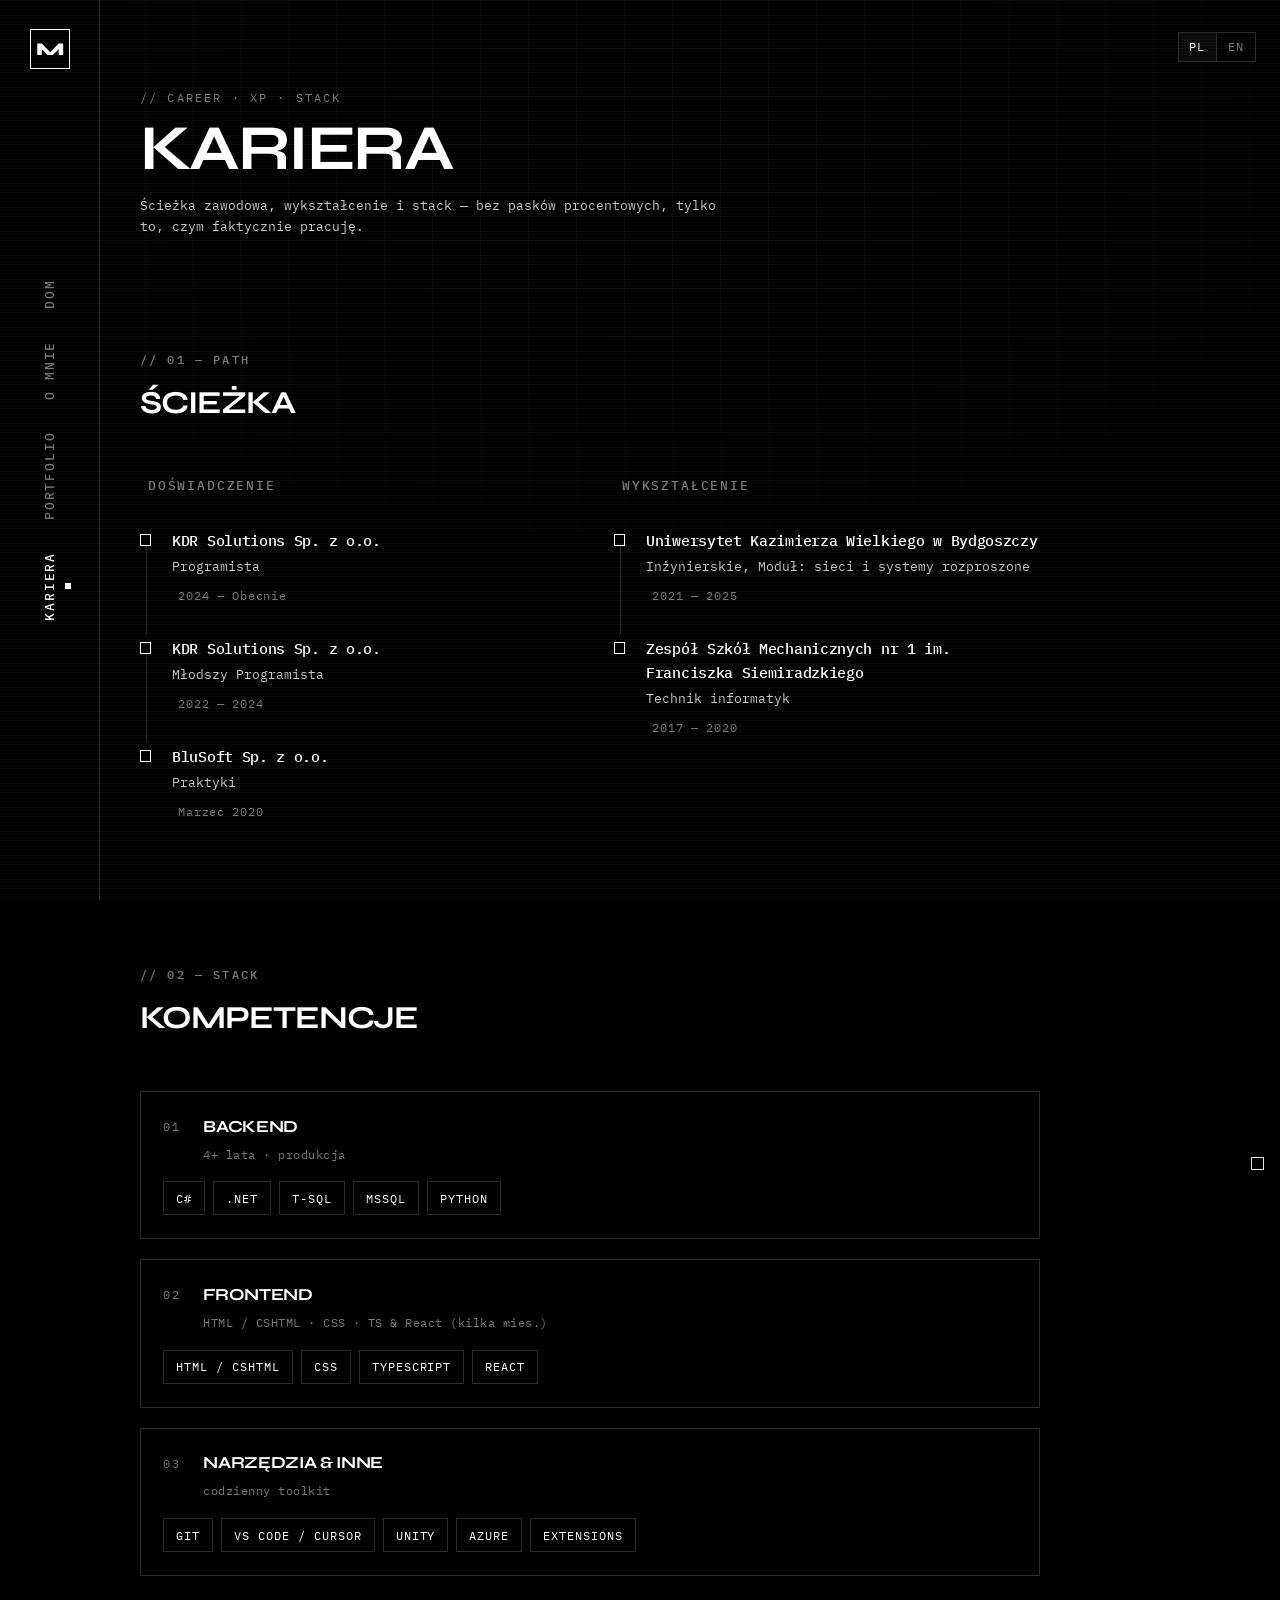
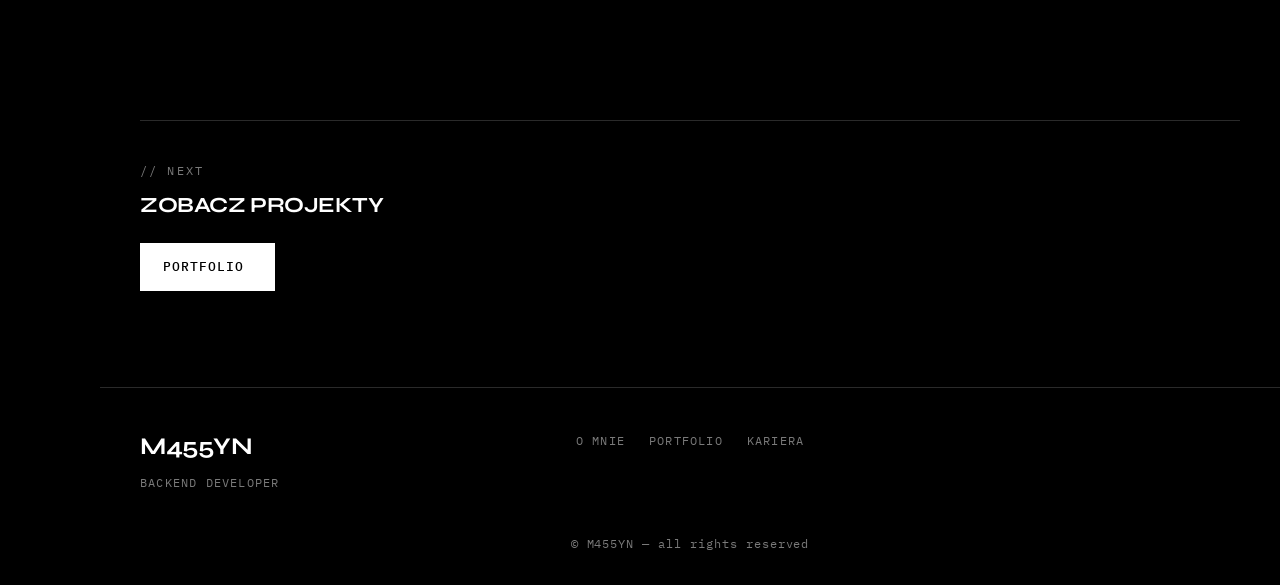
<file: career.html>
<!DOCTYPE html>
<html lang="pl">

<head>
    <meta charset="UTF-8">
    <meta http-equiv="X-UA-Compatible" content="IE=edge">
    <meta name="viewport" content="width=device-width, initial-scale=1.0">
    <link rel="stylesheet" href="https://unicons.iconscout.com/release/v4.0.0/css/line.css">
    <link rel="stylesheet" href="assets/css/style.css">

    <title data-i18n-title="career.pageTitle">Kariera — M455YN</title>
    <link rel="icon" type="image/x-icon" href="assets/img/favicon.ico">
    <meta name="description" content="Kariera i kompetencje Mateusza Afelta (M455YN) — backend .NET, T-SQL, doświadczenie i stack technologiczny." data-i18n-meta="meta.careerDesc">
    <meta property="og:title" content="Kariera — M455YN">
    <meta property="og:description" content="Doświadczenie, wykształcenie i kompetencje techniczne.">
    <meta property="og:url" content="https://m455yn.dev/career.html">
</head>

<body class="page-sub">
    <div class="lang-switch" role="group" aria-label="Language">
        <button type="button" class="lang-switch__btn is-active" data-lang="pl">PL</button>
        <button type="button" class="lang-switch__btn" data-lang="en">EN</button>
    </div>
    <div class="nav__toggle" id="nav-toggle">
        <i class="uil uil-bars"></i>
    </div>
    <aside class="sidebar" id="sidebar">
        <nav class="nav">
            <div class="nav__logo">
                <a href="index.html" class="nav__logo-text">M</a>
            </div>

            <div class="nav__menu">
                <div class="menu">
                    <ul class="nav__list">
                        <li class="nav__item">
                            <a href="index.html#home" class="nav__link" data-i18n="nav.home">Dom</a>
                        </li>
                        <li class="nav__item">
                            <a href="index.html#about" class="nav__link" data-i18n="nav.about">O mnie</a>
                        </li>
                        <li class="nav__item">
                            <a href="index.html#work" class="nav__link" data-i18n="nav.work">Portfolio</a>
                        </li>
                        <li class="nav__item">
                            <a href="career.html" class="nav__link active-link" data-i18n="nav.career">Kariera</a>
                        </li>
                    </ul>
                </div>
            </div>

            <div class="btn__share" style="display: none;">
                <i class="uil uil-share-alt social__share"></i>
            </div>

            <div class="nav__close" id="nav-close">
                <i class="uil uil-times"></i>
            </div>
        </nav>
    </aside>

    <main class="main">
        <header class="page-hero section">
            <div class="container reveal">
                <p class="page-hero__label" data-i18n="career.label">// career · xp · stack</p>
                <h1 class="page-hero__title" data-i18n="career.title">Kariera</h1>
                <p class="page-hero__text" data-i18n="career.lead">Ścieżka zawodowa, wykształcenie i stack — bez pasków procentowych, tylko to, czym faktycznie pracuję.</p>
            </div>
        </header>

        <section class="qualification section" id="experience">
            <h2 data-heading="// 01 — path" class="section__title container reveal" data-i18n="career.path" data-i18n-heading="career.pathAttr">Ścieżka</h2>

            <div class="qualification__container container grid reveal">
                <div class="experience">
                    <h3 class="qualification__title">
                        <i class="uil uil-suitcase"></i> <span data-i18n="career.exp">Doświadczenie</span>
                    </h3>

                    <div class="timeline">
                        <div class="timeline__item">
                            <div class="circle__dot"></div>
                            <h3 class="timeline__title">KDR Solutions Sp. z o.o.</h3>
                            <p class="timeline__text" data-i18n="career.role.dev">Programista</p>
                            <span class="timeline__date"><i class="uil uil-calendar-alt"></i> <span data-i18n="career.now">2024 — Obecnie</span></span>
                        </div>

                        <div class="timeline__item">
                            <div class="circle__dot"></div>
                            <h3 class="timeline__title">KDR Solutions Sp. z o.o.</h3>
                            <p class="timeline__text" data-i18n="career.role.junior">Młodszy Programista</p>
                            <span class="timeline__date"><i class="uil uil-calendar-alt"></i>
                                2022 — 2024
                            </span>
                        </div>

                        <div class="timeline__item">
                            <div class="circle__dot"></div>
                            <h3 class="timeline__title">BluSoft Sp. z o.o.</h3>
                            <p class="timeline__text" data-i18n="career.role.intern">Praktyki</p>
                            <span class="timeline__date"><i class="uil uil-calendar-alt"></i> <span data-i18n="career.internDate">Marzec 2020</span></span>
                        </div>
                    </div>
                </div>

                <div class="education">
                    <h3 class="qualification__title">
                        <i class="uil uil-graduation-cap"></i> <span data-i18n="career.edu">Wykształcenie</span>
                    </h3>

                    <div class="timeline">
                        <div class="timeline__item">
                            <div class="circle__dot"></div>
                            <h3 class="timeline__title">Uniwersytet Kazimierza Wielkiego w Bydgoszczy</h3>
                            <p class="timeline__text" data-i18n="career.edu.ukw">Inżynierskie, Moduł: sieci i systemy rozproszone</p>
                            <span class="timeline__date"><i class="uil uil-calendar-alt"></i>
                                2021 — 2025
                            </span>
                        </div>

                        <div class="timeline__item">
                            <div class="circle__dot"></div>
                            <h3 class="timeline__title">Zespół Szkół Mechanicznych nr 1 im. Franciszka Siemiradzkiego</h3>
                            <p class="timeline__text" data-i18n="career.edu.tech">Technik informatyk</p>
                            <span class="timeline__date"><i class="uil uil-calendar-alt"></i>
                                2017 — 2020
                            </span>
                        </div>
                    </div>
                </div>
            </div>
        </section>

        <section class="stack section" id="stack">
            <h2 data-heading="// 02 — stack" class="section__title container reveal" data-i18n="career.skills" data-i18n-heading="career.skillsAttr">Kompetencje</h2>

            <div class="stack__container container reveal">
                <article class="stack__group">
                    <header class="stack__header">
                        <span class="stack__code">01</span>
                        <div>
                            <h3 class="stack__title">Backend</h3>
                            <p class="stack__meta" data-i18n="career.backendMeta">4+ lata · produkcja</p>
                        </div>
                    </header>
                    <ul class="stack__tags">
                        <li>C#</li>
                        <li>.NET</li>
                        <li>T-SQL</li>
                        <li>MSSQL</li>
                        <li>Python</li>
                    </ul>
                </article>

                <article class="stack__group">
                    <header class="stack__header">
                        <span class="stack__code">02</span>
                        <div>
                            <h3 class="stack__title">Frontend</h3>
                            <p class="stack__meta" data-i18n="career.frontendMeta">HTML / CSHTML · CSS · TS & React (kilka mies.)</p>
                        </div>
                    </header>
                    <ul class="stack__tags">
                        <li>HTML / CSHTML</li>
                        <li>CSS</li>
                        <li>TypeScript</li>
                        <li>React</li>
                    </ul>
                </article>

                <article class="stack__group">
                    <header class="stack__header">
                        <span class="stack__code">03</span>
                        <div>
                            <h3 class="stack__title" data-i18n="career.tools">Narzędzia & inne</h3>
                            <p class="stack__meta" data-i18n="career.toolsMeta">codzienny toolkit</p>
                        </div>
                    </header>
                    <ul class="stack__tags">
                        <li>Git</li>
                        <li>VS Code / Cursor</li>
                        <li>Unity</li>
                        <li>Azure</li>
                        <li>Extensions</li>
                    </ul>
                </article>
            </div>
        </section>

        <section class="section">
            <div class="container career-cta reveal">
                <p class="career-cta__label" data-i18n="career.next">// next</p>
                <h2 class="career-cta__title" data-i18n="career.ctaTitle">Zobacz projekty</h2>
                <a href="index.html#work" class="button"><span data-i18n="career.ctaBtn">Portfolio</span> <i class="uil uil-arrow-right button__icon"></i></a>
            </div>
        </section>

        <footer class="footer">
            <div class="footer__bg">
                <div class="footer__container container grid">
                    <div>
                        <h1 class="footer__title">M455YN</h1>
                        <span class="footer__subtitle">Backend developer</span>
                    </div>

                    <ul class="footer__links">
                        <li>
                            <a href="index.html#about" class="footer__link" data-i18n="footer.about">O mnie</a>
                        </li>
                        <li>
                            <a href="index.html#work" class="footer__link" data-i18n="footer.work">Portfolio</a>
                        </li>
                        <li>
                            <a href="career.html" class="footer__link" data-i18n="footer.career">Kariera</a>
                        </li>
                    </ul>

                    <div class="footer__socials">
                        <a href="https://www.linkedin.com/in/m455yn/" target="_blank" class="footer__social" aria-label="LinkedIn">
                            <i class="uil uil-linkedin"></i>
                        </a>
                        <a href="https://github.com/M455YN" target="_blank" class="footer__social" aria-label="GitHub">
                            <i class="uil uil-github"></i>
                        </a>
                    </div>
                </div>

                <p class="footer__copy">© M455YN — all rights reserved</p>
            </div>
        </footer>
    </main>

    <a href="#" class="scrollup" id="scroll-up">
        <i class="uil uil-arrow-up scrollup__icon"></i>
    </a>

    <script src="assets/js/i18n.js"></script>
    <script src="assets/js/main.js"></script>
</body>

</html>
</file>
<file: assets/css/style.css>
/*=============== FONTS ===============*/
@import url('https://fonts.googleapis.com/css2?family=IBM+Plex+Mono:wght@400;500;600&family=Syne:wght@600;700;800&display=swap');

/*=============== VARIABLES ===============*/
:root {
    --bg: #000000;
    --bg-elevated: #0a0a0a;
    --surface: #111111;
    --border: #2a2a2a;
    --border-strong: #ffffff;
    --text: #c8c8c8;
    --text-muted: #7a7a7a;
    --title: #ffffff;
    --accent: #ffffff;
    --scanline: rgba(255, 255, 255, 0.03);

    --font-display: 'Syne', sans-serif;
    --font-mono: 'IBM Plex Mono', ui-monospace, monospace;

    --biggest-font-size: clamp(2.75rem, 8vw, 5.5rem);
    --h1-font-size: 2rem;
    --h2-font-size: 1.35rem;
    --h3-font-size: 1.05rem;
    --normal-font-size: 0.9375rem;
    --small-font-size: 0.8125rem;
    --smaller-font-size: 0.75rem;

    --font-medium: 500;
    --font-bold: 700;

    --mb-0-25: 0.25rem;
    --mb-0-5: 0.5rem;
    --mb-0-75: 0.75rem;
    --mb-1: 1rem;
    --mb-1-5: 1.5rem;
    --mb-2: 2rem;
    --mb-2-5: 2.5rem;
    --mb-3: 3rem;

    --z-fixed: 10;
    --z-modal: 100;
    --nav-w: 100px;
    --ease: cubic-bezier(0.22, 1, 0.36, 1);
}

@media screen and (max-width: 1024px) {
    :root {
        --h1-font-size: 1.65rem;
        --h2-font-size: 1.2rem;
        --h3-font-size: 1rem;
        --normal-font-size: 0.875rem;
        --small-font-size: 0.75rem;
        --smaller-font-size: 0.6875rem;
    }
}

/*=============== BASE ===============*/
* {
    margin: 0;
    padding: 0;
    box-sizing: border-box;
}

html {
    scroll-behavior: smooth;
}

body,
button,
input {
    font-family: var(--font-mono);
    font-size: var(--normal-font-size);
}

body {
    background-color: var(--bg);
    color: var(--text);
    line-height: 1.6;
    overflow-x: hidden;
}

body::before {
    content: '';
    position: fixed;
    inset: 0;
    pointer-events: none;
    z-index: 9998;
    background-image:
        linear-gradient(var(--scanline) 1px, transparent 1px);
    background-size: 100% 3px;
    opacity: 0.7;
}

body::after {
    content: '';
    position: fixed;
    inset: 0;
    pointer-events: none;
    z-index: 0;
    background-image:
        linear-gradient(rgba(255, 255, 255, 0.035) 1px, transparent 1px),
        linear-gradient(90deg, rgba(255, 255, 255, 0.035) 1px, transparent 1px);
    background-size: 48px 48px;
    mask-image: radial-gradient(ellipse 80% 60% at 50% 20%, #000 20%, transparent 75%);
}

h1, h2, h3 {
    color: var(--title);
    font-weight: var(--font-bold);
    letter-spacing: -0.02em;
}

ul {
    list-style: none;
}

a {
    text-decoration: none;
    color: inherit;
    cursor: pointer;
}

img {
    max-width: 100%;
    height: auto;
    display: block;
}

button,
input {
    border: none;
    outline: none;
    cursor: pointer;
}

::selection {
    background: var(--title);
    color: var(--bg);
}

/*=============== LAYOUT ===============*/
.container {
    max-width: 1100px;
    margin-left: auto;
    margin-right: auto;
    position: relative;
    z-index: 1;
}

.grid {
    display: grid;
}

.section {
    padding: 6rem 0 3rem;
}

.section__title {
    font-family: var(--font-display);
    text-align: left;
    font-size: var(--h1-font-size);
    margin-bottom: var(--mb-3);
    letter-spacing: -0.03em;
    text-transform: uppercase;
}

.section__title::before {
    content: attr(data-heading);
    display: block;
    font-family: var(--font-mono);
    font-size: var(--smaller-font-size);
    font-weight: var(--font-medium);
    color: var(--text-muted);
    letter-spacing: 0.18em;
    text-transform: uppercase;
    margin-bottom: 0.5rem;
}

/*=============== SIDEBAR ===============*/
.sidebar {
    position: fixed;
    top: 0;
    left: 0;
    width: var(--nav-w);
    height: 100vh;
    height: 100dvh;
    background-color: var(--bg);
    border-right: 1px solid var(--border);
    transition: transform 0.45s var(--ease);
    z-index: var(--z-fixed);
}

.nav {
    position: relative;
    width: 100%;
    height: 100%;
}

.nav__logo {
    position: absolute;
    left: 0;
    right: 0;
    top: 1.8rem;
    width: 40px;
    height: 40px;
    margin: auto;
    border: 1px solid var(--border-strong);
    background: var(--bg);
    display: grid;
    place-items: center;
}

.nav__logo-text {
    font-family: var(--font-display);
    font-size: 1.125rem;
    color: var(--title);
    font-weight: 800;
    line-height: 1;
}

.nav__menu {
    position: absolute;
    left: 0;
    top: 0;
    transform: rotate(-90deg) translateX(-100%);
    transform-origin: left top;
    width: 100vh;
    width: 100dvh;
    height: var(--nav-w);
}

.menu {
    display: flex;
    height: 100%;
}

.nav__list {
    display: flex;
    flex-direction: row-reverse;
    align-items: center;
    margin: 0 auto;
    height: 100%;
}

.nav__link {
    float: right;
    height: 100%;
    line-height: var(--nav-w);
    padding: 0 1rem;
    color: var(--text-muted);
    font-weight: var(--font-medium);
    font-size: var(--small-font-size);
    letter-spacing: 0.14em;
    text-transform: uppercase;
    position: relative;
    transition: color 0.3s var(--ease);
}

.btn__share {
    position: absolute;
    bottom: 1.8rem;
    left: 0;
    right: 0;
    text-align: center;
}

.social__share {
    font-size: 1.5rem;
}

.nav__toggle {
    height: 32px;
    width: 36px;
    cursor: pointer;
    position: fixed;
    right: 1.5rem;
    top: 2rem;
    font-size: 1.2rem;
    border: 1px solid var(--border-strong);
    background-color: var(--bg);
    color: var(--title);
    display: none;
    justify-content: center;
    align-items: center;
    z-index: var(--z-fixed);
}

.lang-switch {
    position: fixed;
    top: 2rem;
    right: 1.5rem;
    z-index: calc(var(--z-fixed) + 1);
    display: inline-flex;
    border: 1px solid var(--border);
    background: var(--bg);
}

.lang-switch__btn {
    appearance: none;
    border: none;
    background: transparent;
    color: var(--text-muted);
    font-family: var(--font-mono);
    font-size: var(--smaller-font-size);
    letter-spacing: 0.12em;
    padding: 0.4rem 0.65rem;
    cursor: pointer;
    transition: color 0.25s var(--ease), background 0.25s var(--ease);
}

.lang-switch__btn + .lang-switch__btn {
    border-left: 1px solid var(--border);
}

.lang-switch__btn.is-active,
.lang-switch__btn:hover {
    color: var(--title);
    background: rgba(255, 255, 255, 0.04);
}

.nav__close {
    font-size: 1.5rem;
    position: absolute;
    top: 1rem;
    right: 1.25rem;
    cursor: pointer;
    display: none;
    color: var(--title);
}

.nav__link.active-link,
.nav__link:hover {
    color: var(--title);
}

.nav__link.active-link::after,
.nav__link:hover::after {
    position: absolute;
    content: '';
    width: 6px;
    height: 6px;
    background-color: var(--title);
    bottom: 1.8rem;
    left: 0;
    right: 0;
    margin: auto;
}

/*=============== MAIN ===============*/
.main {
    margin-left: var(--nav-w);
    position: relative;
    z-index: 1;
}

/*===== Home =====*/
.home {
    min-height: 100vh;
    display: flex;
    align-items: center;
    position: relative;
    overflow: hidden;
    background:
        radial-gradient(ellipse 70% 50% at 75% 45%, rgba(255, 255, 255, 0.06), transparent 60%),
        var(--bg);
}

.home__container {
    position: relative;
    width: 100%;
    min-height: 100vh;
    align-items: center;
    grid-template-columns: 1.05fr 0.95fr;
    column-gap: 3rem;
    padding: 5rem 0 6rem;
}

.home__social {
    position: absolute;
    top: 2rem;
    left: 0;
    display: flex;
    align-items: center;
    column-gap: 2.5rem;
    z-index: 2;
}

.home__social-follow {
    font-weight: var(--font-medium);
    font-size: var(--smaller-font-size);
    letter-spacing: 0.16em;
    text-transform: uppercase;
    color: var(--text-muted);
    position: relative;
}

.home__social-follow::after {
    content: '';
    position: absolute;
    width: 1.5rem;
    height: 1px;
    background-color: var(--border);
    right: -2rem;
    top: 50%;
}

.home__social-links {
    display: inline-flex;
    column-gap: 0.85rem;
}

.home__social-link {
    font-size: 1.1rem;
    color: var(--text);
    border: 1px solid var(--border);
    width: 2.1rem;
    height: 2.1rem;
    display: grid;
    place-items: center;
    transition: border-color 0.3s var(--ease), color 0.3s var(--ease), transform 0.3s var(--ease);
}

.home__social-link:hover {
    color: var(--title);
    border-color: var(--title);
    transform: translateY(-2px);
}

.home__visual {
    justify-self: end;
    position: relative;
    width: min(380px, 100%);
    aspect-ratio: 1;
    opacity: 0;
    animation: fadeRise 0.9s var(--ease) 0.15s forwards;
}

.home__img {
    width: 100%;
    height: 100%;
    object-fit: cover;
    border-radius: 50%;
    border: 2px solid var(--title);
    box-shadow: 0 0 0 6px var(--bg), 0 0 0 7px rgba(255, 255, 255, 0.35);
    filter: contrast(1.05);
}

.home__ring {
    position: absolute;
    inset: -18px;
    border: 1px solid rgba(255, 255, 255, 0.2);
    border-radius: 50%;
    animation: spinSlow 28s linear infinite;
    pointer-events: none;
}

.home__ring::before {
    content: 'M455YN // PROFILE';
    position: absolute;
    top: -0.55rem;
    left: 50%;
    transform: translateX(-50%);
    font-size: 0.65rem;
    letter-spacing: 0.22em;
    color: var(--text-muted);
    background: var(--bg);
    padding: 0 0.5rem;
    white-space: nowrap;
}

.home__data {
    opacity: 0;
    animation: fadeRise 0.9s var(--ease) 0.05s forwards;
}

.home__brand {
    font-family: var(--font-display);
    font-size: var(--biggest-font-size);
    font-weight: 800;
    line-height: 0.92;
    letter-spacing: -0.04em;
    text-transform: uppercase;
    color: var(--title);
    margin-bottom: 1.25rem;
    position: relative;
}

.home__brand::after {
    content: '_';
    display: inline-block;
    margin-left: 0.05em;
    animation: blink 1s steps(1) infinite;
    color: var(--title);
}

.home__title {
    font-family: var(--font-mono);
    font-size: var(--h3-font-size);
    font-weight: var(--font-medium);
    color: var(--title);
    margin-bottom: 0.5rem;
    letter-spacing: 0;
}

.home__subtitle {
    font-size: var(--small-font-size);
    font-weight: 400;
    color: var(--text-muted);
    margin-bottom: 1.5rem;
    letter-spacing: 0.04em;
}

.home__description {
    max-width: 34rem;
    margin-bottom: 2rem;
    color: var(--text);
    line-height: 1.75;
    font-size: var(--small-font-size);
    letter-spacing: 0.02em;
}

.home__quote {
    max-width: 34rem;
    margin: 0 0 2rem;
    padding: 0.85rem 0 0.85rem 1rem;
    border-left: 1px solid var(--border-strong);
}

.home__quote p {
    color: var(--title);
    font-size: var(--small-font-size);
    line-height: 1.55;
    margin-bottom: 0.4rem;
}

.home__quote cite {
    display: block;
    font-style: normal;
    font-size: var(--smaller-font-size);
    color: var(--text-muted);
    letter-spacing: 0.08em;
}

.home__actions {
    display: flex;
    flex-wrap: wrap;
    gap: 0.75rem;
}

.my__info {
    display: flex;
    column-gap: 1.5rem;
    position: absolute;
    left: 0;
    bottom: 2rem;
    border-top: 1px solid var(--border);
    padding-top: 1rem;
    width: min(100%, 620px);
}

.info__item {
    display: flex;
    align-items: center;
    gap: 0.65rem;
}

.info__title,
.info__subtitle {
    font-size: var(--smaller-font-size);
}

.info__title {
    font-weight: var(--font-medium);
    color: var(--title);
    letter-spacing: 0.08em;
    text-transform: uppercase;
}

.info__subtitle {
    color: var(--text-muted);
}

.info__icon {
    font-size: 1.25rem;
    color: var(--title);
}

/*===== Buttons =====*/
.button {
    display: inline-flex;
    align-items: center;
    column-gap: 0.5rem;
    background-color: var(--title);
    color: var(--bg);
    padding: 0.8rem 1.35rem;
    font-weight: var(--font-medium);
    font-size: var(--small-font-size);
    letter-spacing: 0.08em;
    text-transform: uppercase;
    position: relative;
    border: 1px solid var(--title);
    transition: background 0.3s var(--ease), color 0.3s var(--ease);
}

.button:hover {
    background: transparent;
    color: var(--title);
}

.button--ghost {
    background: transparent;
    color: var(--title);
}

.button--ghost:hover {
    background: var(--title);
    color: var(--bg);
}

.button__icon {
    font-size: 1.1rem;
}

/*===== About =====*/
.about__container {
    grid-template-columns: minmax(0, 0.85fr) minmax(0, 1.15fr);
    column-gap: 3rem;
    align-items: center;
}

.about__img {
    width: min(380px, 100%);
    justify-self: center;
    border: 1px solid var(--border);
    filter: grayscale(1) contrast(1.1);
    opacity: 0.92;
}

.about__data {
    display: flex;
    flex-direction: column;
    align-items: flex-start;
    gap: 0;
}

.about__eyebrow {
    font-size: var(--smaller-font-size);
    letter-spacing: 0.14em;
    text-transform: uppercase;
    color: var(--text-muted);
    margin-bottom: 0.55rem;
}

.about__heading {
    font-family: var(--font-display);
    font-size: clamp(1.55rem, 3vw, 2.1rem);
    margin-bottom: 1rem;
    text-transform: uppercase;
    letter-spacing: -0.03em;
    line-height: 1.1;
}

.about__stack {
    display: flex;
    flex-wrap: wrap;
    gap: 0.45rem;
    margin-bottom: 1.5rem;
}

.about__stack li {
    border: 1px solid var(--border);
    padding: 0.35rem 0.7rem;
    font-size: var(--smaller-font-size);
    letter-spacing: 0.08em;
    text-transform: uppercase;
    color: var(--title);
}

.about__description {
    margin-bottom: var(--mb-2);
    color: var(--text);
    max-width: 36rem;
}

.about__info {
    grid-template-columns: repeat(2, minmax(0, 1fr));
    width: 100%;
    max-width: 28rem;
    column-gap: 0;
    row-gap: 0;
    margin-bottom: 1.5rem;
    border: 1px solid var(--border);
}

.about__box {
    display: flex;
    align-items: center;
    gap: 0.75rem;
    text-align: left;
    padding: 0.95rem 1.05rem;
    background-color: transparent;
    border: none;
    border-right: 1px solid var(--border);
    transition: background 0.3s var(--ease);
}

.about__box:last-child {
    border-right: none;
}

.about__box:hover {
    background: rgba(255, 255, 255, 0.03);
}

.about__icon {
    font-size: 1.2rem;
    color: var(--title);
    margin-bottom: 0;
    flex-shrink: 0;
}

.about__title {
    font-size: 0.65rem;
    letter-spacing: 0.1em;
    text-transform: uppercase;
    color: var(--text-muted);
    margin-bottom: 0.15rem;
    font-weight: var(--font-medium);
}

.about__subtitle {
    font-size: var(--small-font-size);
    color: var(--title);
    font-weight: var(--font-medium);
}

/*===== Qualification =====*/
.qualification__container {
    grid-template-columns: repeat(2, minmax(0, 1fr));
    column-gap: 3rem;
    max-width: 900px;
    margin: 0 auto;
}

.qualification__title {
    font-size: var(--small-font-size);
    font-weight: var(--font-medium);
    margin-bottom: var(--mb-2);
    letter-spacing: 0.14em;
    text-transform: uppercase;
    color: var(--text-muted);
    display: flex;
    align-items: center;
    gap: 0.5rem;
}

.timeline__item {
    position: relative;
    padding-left: 2rem;
    margin-bottom: var(--mb-2);
}

.timeline__item:last-child {
    margin-bottom: 0;
}

.timeline__item::before {
    content: '';
    width: 1px;
    position: absolute;
    left: 0.35rem;
    top: 0.35rem;
    height: calc(100% + 1.5rem);
    background-color: var(--border);
}

.timeline__item:last-child::before {
    height: 0;
}

.circle__dot {
    position: absolute;
    left: 0;
    top: 0.35rem;
    height: 0.7rem;
    width: 0.7rem;
    border: 1px solid var(--title);
    background-color: var(--bg);
    transition: background 0.3s var(--ease);
}

.timeline__item:hover .circle__dot {
    background-color: var(--title);
}

.timeline__title {
    font-size: var(--normal-font-size);
    font-weight: var(--font-medium);
    margin-bottom: var(--mb-0-25);
}

.timeline__text {
    font-size: var(--small-font-size);
    margin-bottom: var(--mb-0-5);
    color: var(--text);
}

.timeline__date {
    display: flex;
    align-items: center;
    column-gap: 0.4rem;
    font-size: var(--smaller-font-size);
    color: var(--text-muted);
    letter-spacing: 0.06em;
}

/*===== Skills =====*/
.skills__container {
    grid-template-columns: minmax(0, 340px) minmax(0, 420px);
    column-gap: 3rem;
    justify-content: center;
}

.skills__header {
    display: flex;
    align-items: center;
    cursor: pointer;
    padding: 1rem;
    border: 1px solid var(--border);
    margin-bottom: 0.75rem;
    transition: border-color 0.3s var(--ease);
}

.skills__header:hover,
.skills__header.skills__active {
    border-color: var(--title);
}

.skills__icon,
.skills__arrow {
    font-size: 1.35rem;
    color: var(--title);
}

.skills__icon {
    margin-right: var(--mb-0-75);
}

.skills__title {
    font-size: var(--normal-font-size);
    font-weight: var(--font-medium);
    letter-spacing: 0.04em;
    text-transform: uppercase;
}

.skills__subtitle {
    font-size: var(--smaller-font-size);
    color: var(--text-muted);
}

.skills__arrow {
    margin-left: auto;
    transition: transform 0.3s var(--ease);
}

.skills__active .skills__arrow {
    transform: rotate(-90deg);
}

.skills [data-content] {
    display: none;
}

.skills__active[data-content] {
    display: block;
}

.skills__list {
    row-gap: 1.5rem;
    padding: 1.25rem;
    border: 1px solid var(--border);
}

.skills__titles {
    display: flex;
    justify-content: space-between;
    margin-bottom: var(--mb-0-5);
}

.skills__name {
    font-size: var(--small-font-size);
    font-weight: var(--font-medium);
    letter-spacing: 0.04em;
}

.skills__number {
    font-size: var(--smaller-font-size);
    color: var(--text-muted);
}

.skills__bar,
.skills__percentage {
    height: 2px;
}

.skills__bar {
    background-color: var(--border);
}

.skills__percentage {
    display: block;
    background-color: var(--title);
}

/*===== Work =====*/
.work__container {
    display: flex;
    flex-wrap: wrap;
    gap: 1.25rem;
    justify-content: flex-start;
    padding-top: 0.5rem;
}

.work__filters {
    display: flex;
    flex-wrap: wrap;
    gap: 0.5rem;
    margin-bottom: 2rem;
}

.work__item {
    cursor: pointer;
    color: var(--text-muted);
    padding: 0.45rem 0.85rem;
    font-weight: var(--font-medium);
    font-size: var(--smaller-font-size);
    letter-spacing: 0.1em;
    text-transform: uppercase;
    border: 1px solid var(--border);
    transition: color 0.3s var(--ease), border-color 0.3s var(--ease), background 0.3s var(--ease);
}

.work__item:hover {
    color: var(--title);
    border-color: var(--title);
}

.work__card {
    background-color: transparent;
    padding: 0;
    border: 1px solid var(--border);
    overflow: hidden;
    width: calc((100% - 2.5rem) / 3);
    transition: border-color 0.35s var(--ease);
}

.work__card:hover {
    border-color: var(--title);
}

.portfolio__item-details {
    display: none;
}

.work__img {
    width: 100%;
    aspect-ratio: 16 / 10;
    object-fit: cover;
    filter: grayscale(1) contrast(1.05);
    transition: filter 0.4s var(--ease), transform 0.5s var(--ease);
    margin-bottom: 0;
}

.work__card:hover .work__img {
    filter: grayscale(0.35) contrast(1.05);
    transform: scale(1.03);
}

.work__meta {
    padding: 1rem 1.1rem 1.15rem;
    border-top: 1px solid var(--border);
}

.work__title {
    font-size: var(--small-font-size);
    font-weight: var(--font-medium);
    margin-bottom: 0.35rem;
    letter-spacing: 0.02em;
}

.work__button {
    color: var(--text-muted);
    font-size: var(--smaller-font-size);
    display: inline-flex;
    align-items: center;
    column-gap: 0.25rem;
    cursor: pointer;
    letter-spacing: 0.1em;
    text-transform: uppercase;
    transition: color 0.3s var(--ease);
}

.work__button:hover {
    color: var(--title);
}

.work__button-icon {
    font-size: 0.95rem;
    transition: transform 0.3s var(--ease);
}

.work__button:hover .work__button-icon {
    transform: translateX(0.25rem);
}

.active-work {
    background-color: var(--title);
    color: var(--bg);
    border-color: var(--title);
}

/* Portfolio Popup */
.portfolio__popup {
    position: fixed;
    inset: 0;
    background-color: rgba(0, 0, 0, 0.85);
    display: flex;
    justify-content: center;
    align-items: center;
    padding: 1rem;
    z-index: var(--z-modal);
    opacity: 0;
    visibility: hidden;
    transition: 0.3s var(--ease);
}

.portfolio__popup.open {
    opacity: 1;
    visibility: visible;
}

.portfolio__popup-inner {
    background-color: var(--bg);
    width: min(900px, 100%);
    border: 1px solid var(--border-strong);
    padding: 2rem;
    position: relative;
}

.portfolio__popup-content {
    grid-template-columns: repeat(2, 1fr);
    align-items: center;
    column-gap: 2rem;
}

.portfolio__popup-close {
    position: absolute;
    top: 1rem;
    right: 1rem;
    font-size: 1.35rem;
    color: var(--title);
    cursor: pointer;
}

.portfolio__popup-img {
    border: 1px solid var(--border);
    filter: grayscale(0.4);
}

.portfolio__popup-subtitle {
    font-size: var(--smaller-font-size);
    margin-bottom: var(--mb-0-5);
    color: var(--text-muted);
    letter-spacing: 0.12em;
    text-transform: uppercase;
}

.details__title {
    font-family: var(--font-display);
    font-size: var(--h3-font-size);
    font-weight: 700;
    margin-bottom: var(--mb-1);
    text-transform: uppercase;
}

.details__description {
    font-size: var(--small-font-size);
    margin-bottom: var(--mb-2);
}

.details__info li {
    margin-bottom: var(--mb-0-5);
    font-size: var(--small-font-size);
    color: var(--text-muted);
}

.details__info li:last-child {
    margin-bottom: 0;
}

.details__info li span,
.details__info li a {
    color: var(--title);
}

.details__info li a {
    text-decoration: underline;
    text-underline-offset: 3px;
}

.active-modal {
    opacity: 1;
    visibility: visible;
}

/*=============== FOOTER ===============*/
.footer {
    padding-top: 2rem;
}

.footer__container {
    grid-template-columns: repeat(3, 1fr);
    column-gap: 1.5rem;
    align-items: start;
}

.footer__bg {
    background-color: transparent;
    border-top: 1px solid var(--border);
    padding: 2.5rem 0 2rem;
}

.footer__title {
    font-family: var(--font-display);
    font-size: 1.5rem;
    margin-bottom: 0.2rem;
    letter-spacing: -0.02em;
    text-transform: uppercase;
}

.footer__subtitle {
    font-size: var(--smaller-font-size);
    color: var(--text-muted);
    letter-spacing: 0.1em;
    text-transform: uppercase;
}

.footer__links {
    display: flex;
    justify-self: center;
    column-gap: 1.5rem;
}

.footer__link {
    font-size: var(--smaller-font-size);
    letter-spacing: 0.1em;
    text-transform: uppercase;
    color: var(--text-muted);
    transition: color 0.3s var(--ease);
}

.footer__link:hover {
    color: var(--title);
}

.footer__socials {
    justify-self: flex-end;
}

.footer__social {
    font-size: 1.2rem;
    margin-right: 1rem;
    color: var(--text-muted);
    transition: color 0.3s var(--ease);
}

.footer__social:hover {
    color: var(--title);
}

.footer__copy {
    font-size: var(--smaller-font-size);
    text-align: center;
    margin-top: 2.5rem;
    color: var(--text-muted);
    letter-spacing: 0.08em;
}

.footer__title,
.footer__social {
    color: var(--title);
}

/*=============== SCROLL UP ===============*/
.scrollup {
    position: fixed;
    right: 1rem;
    bottom: -30%;
    background: var(--bg);
    border: 1px solid var(--title);
    display: inline-flex;
    padding: 0.35rem;
    z-index: 10000;
    opacity: 0.9;
    transition: 0.4s var(--ease);
}

.scrollup:hover {
    background: var(--title);
}

.scrollup:hover .scrollup__icon {
    color: var(--bg);
}

.scrollup__icon {
    font-size: 1.25rem;
    color: var(--title);
}

.show-scroll {
    bottom: 2rem;
}

/*=============== SCROLL BAR ===============*/
::-webkit-scrollbar {
    width: 0.45rem;
    background-color: var(--bg);
}

::-webkit-scrollbar-thumb {
    background-color: #333;
}

::-webkit-scrollbar-thumb:hover {
    background-color: #555;
}

/*=============== MOTION ===============*/
@keyframes blink {
    0%, 50% { opacity: 1; }
    50.01%, 100% { opacity: 0; }
}

@keyframes fadeRise {
    from {
        opacity: 0;
        transform: translateY(18px);
    }
    to {
        opacity: 1;
        transform: translateY(0);
    }
}

@keyframes spinSlow {
    to { transform: rotate(360deg); }
}

.reveal {
    opacity: 0;
    transform: translateY(24px);
    transition: opacity 0.7s var(--ease), transform 0.7s var(--ease);
}

.reveal.is-visible {
    opacity: 1;
    transform: translateY(0);
}

@media (prefers-reduced-motion: reduce) {
    *,
    *::before,
    *::after {
        animation: none !important;
        transition: none !important;
    }

    .home__data,
    .home__visual,
    .reveal {
        opacity: 1;
        transform: none;
    }
}

/*=============== BREAKPOINTS ===============*/
@media screen and (max-width: 1408px) {
    .container {
        margin-left: var(--mb-2-5);
        margin-right: var(--mb-2-5);
    }
}

@media screen and (max-width: 1216px) {
    .home__container {
        column-gap: 2rem;
    }

    .work__card {
        width: calc((100% - 1.25rem) / 2);
    }
}

@media screen and (max-width: 1024px) {
    .container {
        margin-left: var(--mb-1-5);
        margin-right: var(--mb-1-5);
    }

    .sidebar {
        width: 100%;
        z-index: 999;
        transform: translateX(-100%);
    }

    .show-sidebar {
        transform: translateX(0);
    }

    .nav__logo,
    .btn__share {
        display: none;
    }

    .nav__menu {
        height: 100%;
        width: 100%;
        transform: rotate(0deg) translateX(0);
        display: flex;
        justify-content: center;
        background: var(--bg);
    }

    .nav__list {
        flex-direction: column;
        height: 100%;
        justify-content: center;
        align-items: center;
    }

    .nav__link {
        padding: 1rem 0;
        line-height: 1.5;
        float: none;
    }

    .nav__link.active-link::after,
    .nav__link:hover::after {
        bottom: 0;
    }

    .nav__close {
        display: block;
    }

    .nav__toggle {
        display: flex;
    }

    .lang-switch {
        right: 4.75rem;
        top: 2rem;
    }

    .main {
        margin-left: 0;
    }

    .home__container {
        grid-template-columns: 1fr;
        row-gap: 2.5rem;
        padding-top: 6rem;
        min-height: auto;
    }

    .home__visual {
        order: -1;
        justify-self: center;
        width: min(280px, 70vw);
    }

    .home__data {
        text-align: center;
    }

    .home__actions {
        justify-content: center;
    }

    .home__description {
        margin-left: auto;
        margin-right: auto;
    }

    .about__container {
        grid-template-columns: 1fr;
        row-gap: 2rem;
    }

    .about__img {
        width: min(320px, 100%);
    }

    .about__data {
        text-align: center;
        align-items: center;
    }

    .about__info {
        justify-content: center;
    }

    .about__stack {
        justify-content: center;
    }

    .about__description {
        margin-left: auto;
        margin-right: auto;
    }

    .qualification__container {
        grid-template-columns: 1fr 1fr;
        gap: 2rem;
    }

    .skills__container {
        grid-template-columns: 1fr 1fr;
        gap: 1.5rem;
    }

    .portfolio__popup-inner {
        padding: 1.5rem;
    }
}

@media screen and (max-width: 768px) {
    .section__title {
        text-align: left;
    }

    .qualification__container,
    .skills__container {
        grid-template-columns: 1fr;
    }

    .work__container {
        max-width: 420px;
        margin: 0 auto;
        justify-content: center;
    }

    .work__card {
        width: 100%;
    }

    .footer__container {
        grid-template-columns: 1fr;
        row-gap: 1.5rem;
    }

    .footer__links,
    .footer__socials {
        justify-self: start;
    }

    .portfolio__popup-content {
        grid-template-columns: 1fr;
        row-gap: 1.25rem;
    }

    .my__info {
        display: none;
    }
}

@media screen and (max-width: 576px) {
    .nav__toggle {
        right: 1rem;
        left: auto;
    }

    .home__social {
        position: static;
        justify-content: center;
        margin-bottom: 0.5rem;
        column-gap: 1rem;
    }

    .home__social-follow::after {
        display: none;
    }

    .home__brand {
        font-size: clamp(2.4rem, 14vw, 3.4rem);
    }

    .about__info {
        grid-template-columns: 1fr 1fr;
    }

    .work__filters {
        justify-content: flex-start;
    }
}

@media screen and (max-width: 350px) {
    .container {
        margin-left: var(--mb-1);
        margin-right: var(--mb-1);
    }

    .home__actions {
        flex-direction: column;
        align-items: stretch;
    }

    .button {
        justify-content: center;
    }
}

/*=============== CAREER PAGE ===============*/
.page-hero {
    padding-top: 5.5rem;
    padding-bottom: 1rem;
}

.page-hero__label {
    font-size: var(--smaller-font-size);
    letter-spacing: 0.18em;
    text-transform: uppercase;
    color: var(--text-muted);
    margin-bottom: 0.75rem;
}

.page-hero__title {
    font-family: var(--font-display);
    font-size: clamp(2.4rem, 7vw, 4rem);
    text-transform: uppercase;
    letter-spacing: -0.04em;
    line-height: 0.95;
    margin-bottom: 1rem;
}

.page-hero__text {
    max-width: 36rem;
    color: var(--text);
    font-size: var(--small-font-size);
}

.stack__container {
    display: grid;
    gap: 1.25rem;
    max-width: 900px;
}

.stack__group {
    border: 1px solid var(--border);
    padding: 1.35rem 1.4rem 1.45rem;
    transition: border-color 0.3s var(--ease);
}

.stack__group:hover {
    border-color: var(--title);
}

.stack__header {
    display: flex;
    align-items: flex-start;
    gap: 1rem;
    margin-bottom: 1.1rem;
}

.stack__code {
    font-size: var(--smaller-font-size);
    color: var(--text-muted);
    letter-spacing: 0.12em;
    min-width: 1.5rem;
    padding-top: 0.2rem;
}

.stack__title {
    font-family: var(--font-display);
    font-size: var(--h3-font-size);
    text-transform: uppercase;
    letter-spacing: -0.02em;
    margin-bottom: 0.25rem;
}

.stack__meta {
    font-size: var(--smaller-font-size);
    color: var(--text-muted);
    letter-spacing: 0.04em;
}

.stack__tags {
    display: flex;
    flex-wrap: wrap;
    gap: 0.5rem;
}

.stack__tags li {
    border: 1px solid var(--border);
    padding: 0.4rem 0.75rem;
    font-size: var(--smaller-font-size);
    letter-spacing: 0.08em;
    text-transform: uppercase;
    color: var(--title);
    transition: border-color 0.3s var(--ease), background 0.3s var(--ease), color 0.3s var(--ease);
}

.stack__tags li:hover {
    border-color: var(--title);
    background: var(--title);
    color: var(--bg);
}

.career-cta {
    border-top: 1px solid var(--border);
    padding-top: 2.5rem;
    padding-bottom: 1rem;
}

.career-cta__label {
    font-size: var(--smaller-font-size);
    letter-spacing: 0.18em;
    text-transform: uppercase;
    color: var(--text-muted);
    margin-bottom: 0.5rem;
}

.career-cta__title {
    font-family: var(--font-display);
    font-size: var(--h2-font-size);
    text-transform: uppercase;
    margin-bottom: 1.25rem;
}

.about__data .home__actions {
    margin-top: 0.25rem;
}

@media screen and (max-width: 1024px) {
    .about__data .home__actions {
        justify-content: center;
    }
}
</file>
